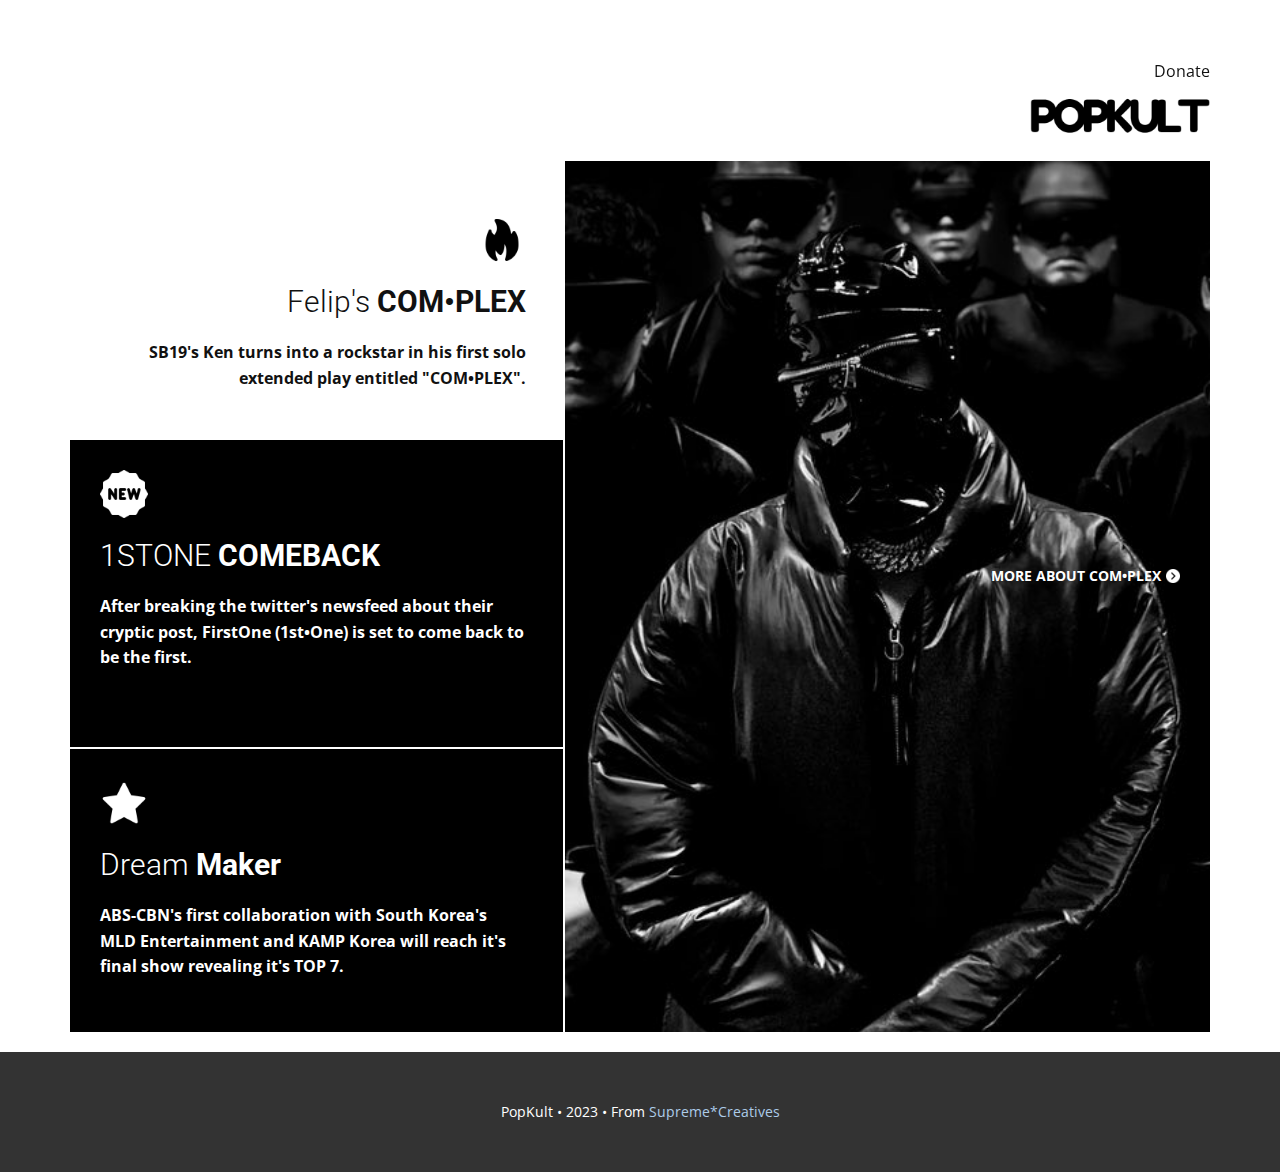
<file: index.html>
<!DOCTYPE html>
<html style="font-size: 16px;" lang="en"><head>
    <meta name="viewport" content="width=device-width, initial-scale=1.0">
    <meta charset="utf-8">
    <meta name="keywords" content="Post 6 Headline, Post 5 Headline, Post 4 Headline, Post 3 Headline, Post 2 Headline">
    <meta name="description" content="Ang tambay sa kultura ng Filipino Pop.">
    <title>PopKult</title>
    <link rel="stylesheet" href="nicepage.css" media="screen">
<link rel="stylesheet" href="Index1.css" media="screen">
    <script class="u-script" type="text/javascript" src="jquery.js" defer=""></script>
    <script class="u-script" type="text/javascript" src="nicepage.js" defer=""></script>
    <meta name="generator" content="PopKult • 2023">
    <link id="u-theme-google-font" rel="stylesheet" href="https://fonts.googleapis.com/css?family=Roboto:100,100i,300,300i,400,400i,500,500i,700,700i,900,900i|Open+Sans:300,300i,400,400i,500,500i,600,600i,700,700i,800,800i">
    
    
    <script type="application/ld+json">{
		"@context": "http://schema.org",
		"@type": "Organization",
		"name": "Site1",
		"logo": "images/ANGAS1.png"
}</script>
    <meta name="theme-color" content="#478ac9">
    <meta property="og:title" content="PopKult">
    <meta property="og:description" content="Ang tambay sa kultura ng Filipino Pop.">
    <meta property="og:type" content="website">
  </head>
  <body data-home-page="Index1.html" data-home-page-title="Index1" class="u-body u-xl-mode" data-lang="en"><header class="u-clearfix u-header u-sticky u-sticky-ab4c" id="sec-ffc1"><div class="u-clearfix u-sheet u-sheet-1">
        <nav class="u-menu u-menu-one-level u-offcanvas u-menu-1">
          <div class="menu-collapse" style="font-size: 1rem; letter-spacing: 0px;">
            <a class="u-button-style u-custom-left-right-menu-spacing u-custom-padding-bottom u-custom-top-bottom-menu-spacing u-nav-link u-text-active-palette-1-base u-text-hover-palette-2-base" href="#">
              <svg class="u-svg-link" viewBox="0 0 24 24"><use xmlns:xlink="http://www.w3.org/1999/xlink" xlink:href="#menu-hamburger"></use></svg>
              <svg class="u-svg-content" version="1.1" id="menu-hamburger" viewBox="0 0 16 16" x="0px" y="0px" xmlns:xlink="http://www.w3.org/1999/xlink" xmlns="http://www.w3.org/2000/svg"><g><rect y="1" width="16" height="2"></rect><rect y="7" width="16" height="2"></rect><rect y="13" width="16" height="2"></rect>
</g></svg>
            </a>
          </div>
          <div class="u-custom-menu u-nav-container">
            <ul class="u-nav u-unstyled u-nav-1"><li class="u-nav-item"><a class="u-button-style u-nav-link u-text-active-palette-1-base u-text-hover-palette-2-base" href="Support.html" target="_blank" style="padding: 10px 0px;">Donate</a>
</li></ul>
          </div>
          <div class="u-custom-menu u-nav-container-collapse">
            <div class="u-black u-container-style u-inner-container-layout u-opacity u-opacity-95 u-sidenav">
              <div class="u-inner-container-layout u-sidenav-overflow">
                <div class="u-menu-close"></div>
                <ul class="u-align-center u-nav u-popupmenu-items u-unstyled u-nav-2"><li class="u-nav-item"><a class="u-button-style u-nav-link" href="Support.html" target="_blank">Donate</a>
</li></ul>
              </div>
            </div>
            <div class="u-black u-menu-overlay u-opacity u-opacity-70"></div>
          </div>
        </nav>
        <a href="index.html" class="u-image u-logo u-image-1" data-image-width="500" data-image-height="250" data-animation-name="bounceIn" data-animation-duration="1000" data-animation-direction="">
          <img src="images/ANGAS1.png" class="u-logo-image u-logo-image-1">
        </a>
      </div></header>
    <section class="u-clearfix u-section-1" id="carousel_76d0">
      <div class="u-clearfix u-sheet u-sheet-1">
        <div class="u-clearfix u-expanded-width-lg u-expanded-width-md u-expanded-width-sm u-expanded-width-xl u-gutter-2 u-layout-wrap u-layout-wrap-1">
          <div class="u-layout">
            <div class="u-layout-row">
              <div class="u-size-26-xl u-size-28-lg u-size-28-md u-size-28-sm u-size-28-xs">
                <div class="u-layout-col">
                  <div class="u-align-right u-container-align-center-sm u-container-align-center-xs u-container-style u-layout-cell u-right-cell u-size-20 u-white u-layout-cell-1" data-href="Index1.html" title="Index1">
                    <div class="u-container-layout u-container-layout-1">
                      <div class="u-clearfix u-container-align-center-sm u-container-align-center-xs u-group-elements u-group-elements-1"><span class="u-align-center-sm u-align-center-xs u-file-icon u-icon u-icon-1"><img src="images/4210993.png" alt=""></span>
                        <h4 class="u-align-center-sm u-align-center-xs u-text u-text-1">Felip's&nbsp;<b>COM•PLEX</b>
                        </h4>
                        <p class="u-align-center-sm u-align-center-xs u-text u-text-2">SB19's Ken turns into a rockstar in his first solo extended play entitled "COM•PLEX".</p>
                      </div>
                    </div>
                  </div>
                  <div class="u-align-left u-black u-container-style u-layout-cell u-right-cell u-size-20 u-layout-cell-2" data-href="Index2.html" title="Index2">
                    <div class="u-container-layout u-container-layout-2"><span class="u-file-icon u-icon u-text-white u-icon-2"><img src="images/2048844-0529d58c.png" alt=""></span>
                      <h4 class="u-text u-text-3">1STONE&nbsp;<b>COMEBACK</b>
                      </h4>
                      <p class="u-text u-text-4">After breaking the twitter's newsfeed about their cryptic post,&nbsp;FirstOne (1st•One) is set to come back to be the first. </p>
                    </div>
                  </div>
                  <div class="u-align-right u-black u-container-style u-layout-cell u-right-cell u-size-20 u-layout-cell-3" data-href="Index3.html" title="Index3">
                    <div class="u-container-layout u-valign-top-xl u-container-layout-3">
                      <div class="u-clearfix u-container-align-left u-group-elements u-group-elements-2"><span class="u-align-left u-file-icon u-icon u-text-white u-icon-3"><img src="images/2893811-314549c2.png" alt=""></span>
                        <h4 class="u-align-left u-text u-text-5">Dream&nbsp;<b>Maker</b>
                        </h4>
                        <p class="u-align-left u-text u-text-6">ABS-CBN's first collaboration with South Korea's MLD Entertainment and KAMP Korea will reach it's final show revealing it's TOP 7.</p>
                      </div>
                    </div>
                  </div>
                </div>
              </div>
              <div class="u-size-32-lg u-size-32-md u-size-32-sm u-size-32-xs u-size-34-xl">
                <div class="u-layout-col">
                  <div class="u-container-style u-hidden-sm u-hidden-xs u-image u-layout-cell u-left-cell u-size-60 u-image-1" data-image-width="2048" data-image-height="1152" data-href="blog/felips-complex-will-rock-our-february.html">
                    <div class="u-container-layout u-container-layout-4">
                      <a href="Blog1.html" class="u-btn u-button-style u-none u-text-hover-palette-5-base u-text-white u-btn-1">More about COM•PLEX<span class="u-file-icon u-icon u-text-white u-icon-4"><img src="images/318476-abde9bc7.png" alt=""></span>
                      </a>
                    </div>
                  </div>
                </div>
              </div>
            </div>
          </div>
        </div>
      </div>
    </section>
    
    
    <footer class="u-align-center u-clearfix u-footer u-grey-80 u-footer" id="sec-f0c5"><div class="u-clearfix u-sheet u-sheet-1">
        <p class="u-small-text u-text u-text-variant u-text-1">PopKult • 2023 • From <a href="https://holysupreme.github.io/supremo">Supreme*Creatives</a></p>
      </div></footer>

  
</body></html>
</file>
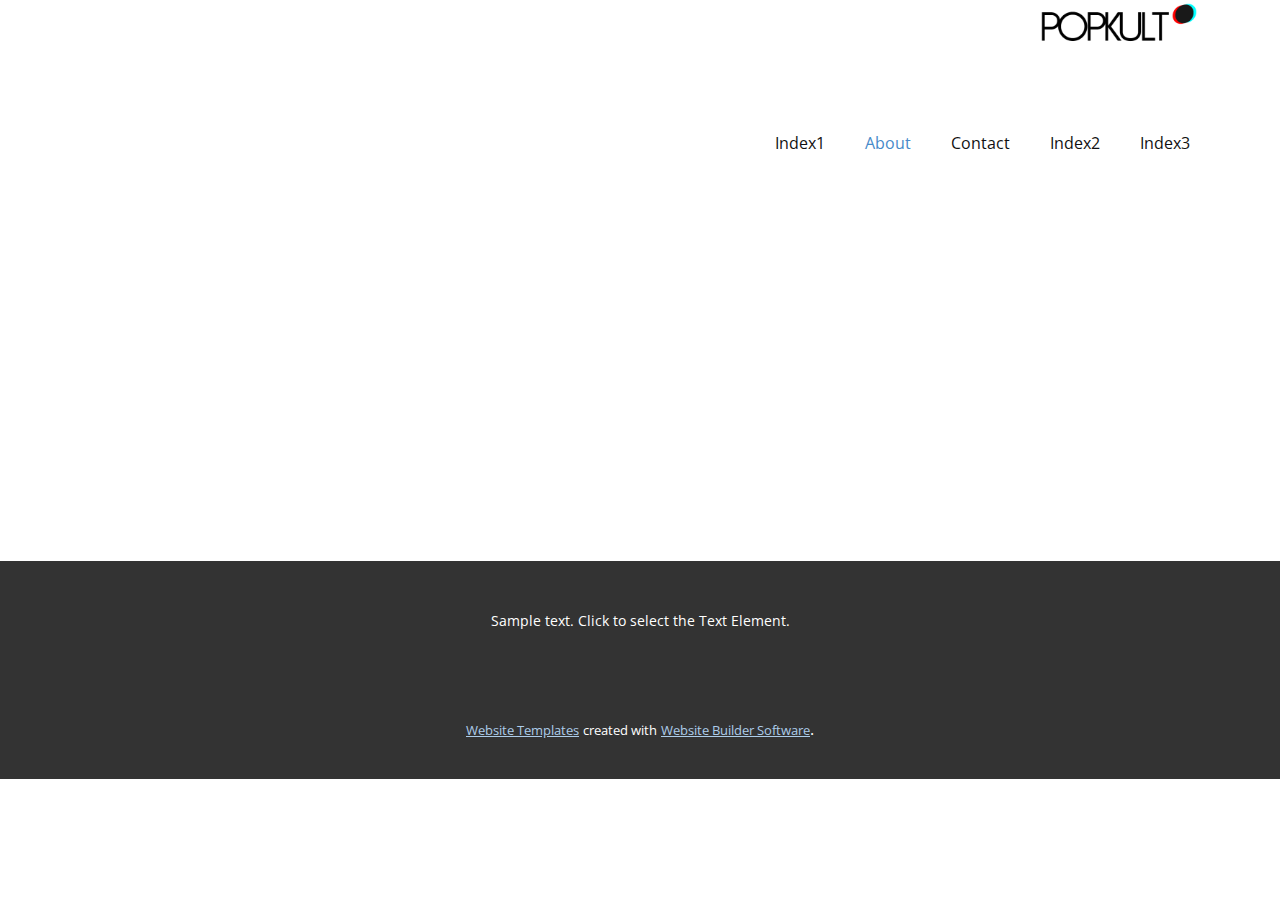
<file: About.html>
<!DOCTYPE html>
<html style="font-size: 16px;" lang="en"><head>
    <meta name="viewport" content="width=device-width, initial-scale=1.0">
    <meta charset="utf-8">
    <meta name="keywords" content="">
    <meta name="description" content="">
    <title>About</title>
    <link rel="stylesheet" href="nicepage.css" media="screen">
<link rel="stylesheet" href="About.css" media="screen">
    <script class="u-script" type="text/javascript" src="jquery.js" defer=""></script>
    <script class="u-script" type="text/javascript" src="nicepage.js" defer=""></script>
    <meta name="generator" content="Nicepage 5.3.6, nicepage.com">
    <link id="u-theme-google-font" rel="stylesheet" href="https://fonts.googleapis.com/css?family=Roboto:100,100i,300,300i,400,400i,500,500i,700,700i,900,900i|Open+Sans:300,300i,400,400i,500,500i,600,600i,700,700i,800,800i">
    
    
    <script type="application/ld+json">{
		"@context": "http://schema.org",
		"@type": "Organization",
		"name": "",
		"logo": "images/ANGAS.png"
}</script>
    <meta name="theme-color" content="#478ac9">
    <meta property="og:title" content="About">
    <meta property="og:type" content="website">
  </head>
  <body class="u-body u-xl-mode" data-lang="en"><header class="u-clearfix u-header u-header" id="sec-ffc1"><div class="u-clearfix u-sheet u-sheet-1">
        <a href="https://nicepage.com" class="u-image u-logo u-image-1" data-image-width="500" data-image-height="250">
          <img src="images/ANGAS.png" class="u-logo-image u-logo-image-1">
        </a>
        <nav class="u-menu u-menu-dropdown u-offcanvas u-menu-1">
          <div class="menu-collapse" style="font-size: 1rem; letter-spacing: 0px;">
            <a class="u-button-style u-custom-left-right-menu-spacing u-custom-padding-bottom u-custom-top-bottom-menu-spacing u-nav-link u-text-active-palette-1-base u-text-hover-palette-2-base" href="#">
              <svg class="u-svg-link" viewBox="0 0 24 24"><use xmlns:xlink="http://www.w3.org/1999/xlink" xlink:href="#menu-hamburger"></use></svg>
              <svg class="u-svg-content" version="1.1" id="menu-hamburger" viewBox="0 0 16 16" x="0px" y="0px" xmlns:xlink="http://www.w3.org/1999/xlink" xmlns="http://www.w3.org/2000/svg"><g><rect y="1" width="16" height="2"></rect><rect y="7" width="16" height="2"></rect><rect y="13" width="16" height="2"></rect>
</g></svg>
            </a>
          </div>
          <div class="u-nav-container">
            <ul class="u-nav u-unstyled u-nav-1"><li class="u-nav-item"><a class="u-button-style u-nav-link u-text-active-palette-1-base u-text-hover-palette-2-base" href="Index1.html" style="padding: 10px 20px;">Index1</a>
</li><li class="u-nav-item"><a class="u-button-style u-nav-link u-text-active-palette-1-base u-text-hover-palette-2-base" href="About.html" style="padding: 10px 20px;">About</a>
</li><li class="u-nav-item"><a class="u-button-style u-nav-link u-text-active-palette-1-base u-text-hover-palette-2-base" href="Contact.html" style="padding: 10px 20px;">Contact</a>
</li><li class="u-nav-item"><a class="u-button-style u-nav-link u-text-active-palette-1-base u-text-hover-palette-2-base" href="Index2.html" style="padding: 10px 20px;">Index2</a>
</li><li class="u-nav-item"><a class="u-button-style u-nav-link u-text-active-palette-1-base u-text-hover-palette-2-base" href="Index3.html" style="padding: 10px 20px;">Index3</a>
</li></ul>
          </div>
          <div class="u-nav-container-collapse">
            <div class="u-black u-container-style u-inner-container-layout u-opacity u-opacity-95 u-sidenav">
              <div class="u-inner-container-layout u-sidenav-overflow">
                <div class="u-menu-close"></div>
                <ul class="u-align-center u-nav u-popupmenu-items u-unstyled u-nav-2"><li class="u-nav-item"><a class="u-button-style u-nav-link" href="Index1.html">Index1</a>
</li><li class="u-nav-item"><a class="u-button-style u-nav-link" href="About.html">About</a>
</li><li class="u-nav-item"><a class="u-button-style u-nav-link" href="Contact.html">Contact</a>
</li><li class="u-nav-item"><a class="u-button-style u-nav-link" href="Index2.html">Index2</a>
</li><li class="u-nav-item"><a class="u-button-style u-nav-link" href="Index3.html">Index3</a>
</li></ul>
              </div>
            </div>
            <div class="u-black u-menu-overlay u-opacity u-opacity-70"></div>
          </div>
        </nav>
      </div></header>
    <section class="u-clearfix u-section-1" id="sec-b3b0">
      <div class="u-clearfix u-sheet u-sheet-1"></div>
    </section>
    
    
    <footer class="u-align-center u-clearfix u-footer u-grey-80 u-footer" id="sec-f0c5"><div class="u-clearfix u-sheet u-sheet-1">
        <p class="u-small-text u-text u-text-variant u-text-1">Sample text. Click to select the Text Element.</p>
      </div></footer>
    <section class="u-backlink u-clearfix u-grey-80">
      <a class="u-link" href="https://nicepage.com/website-templates" target="_blank">
        <span>Website Templates</span>
      </a>
      <p class="u-text">
        <span>created with</span>
      </p>
      <a class="u-link" href="" target="_blank">
        <span>Website Builder Software</span>
      </a>. 
    </section>
  
</body></html>
</file>
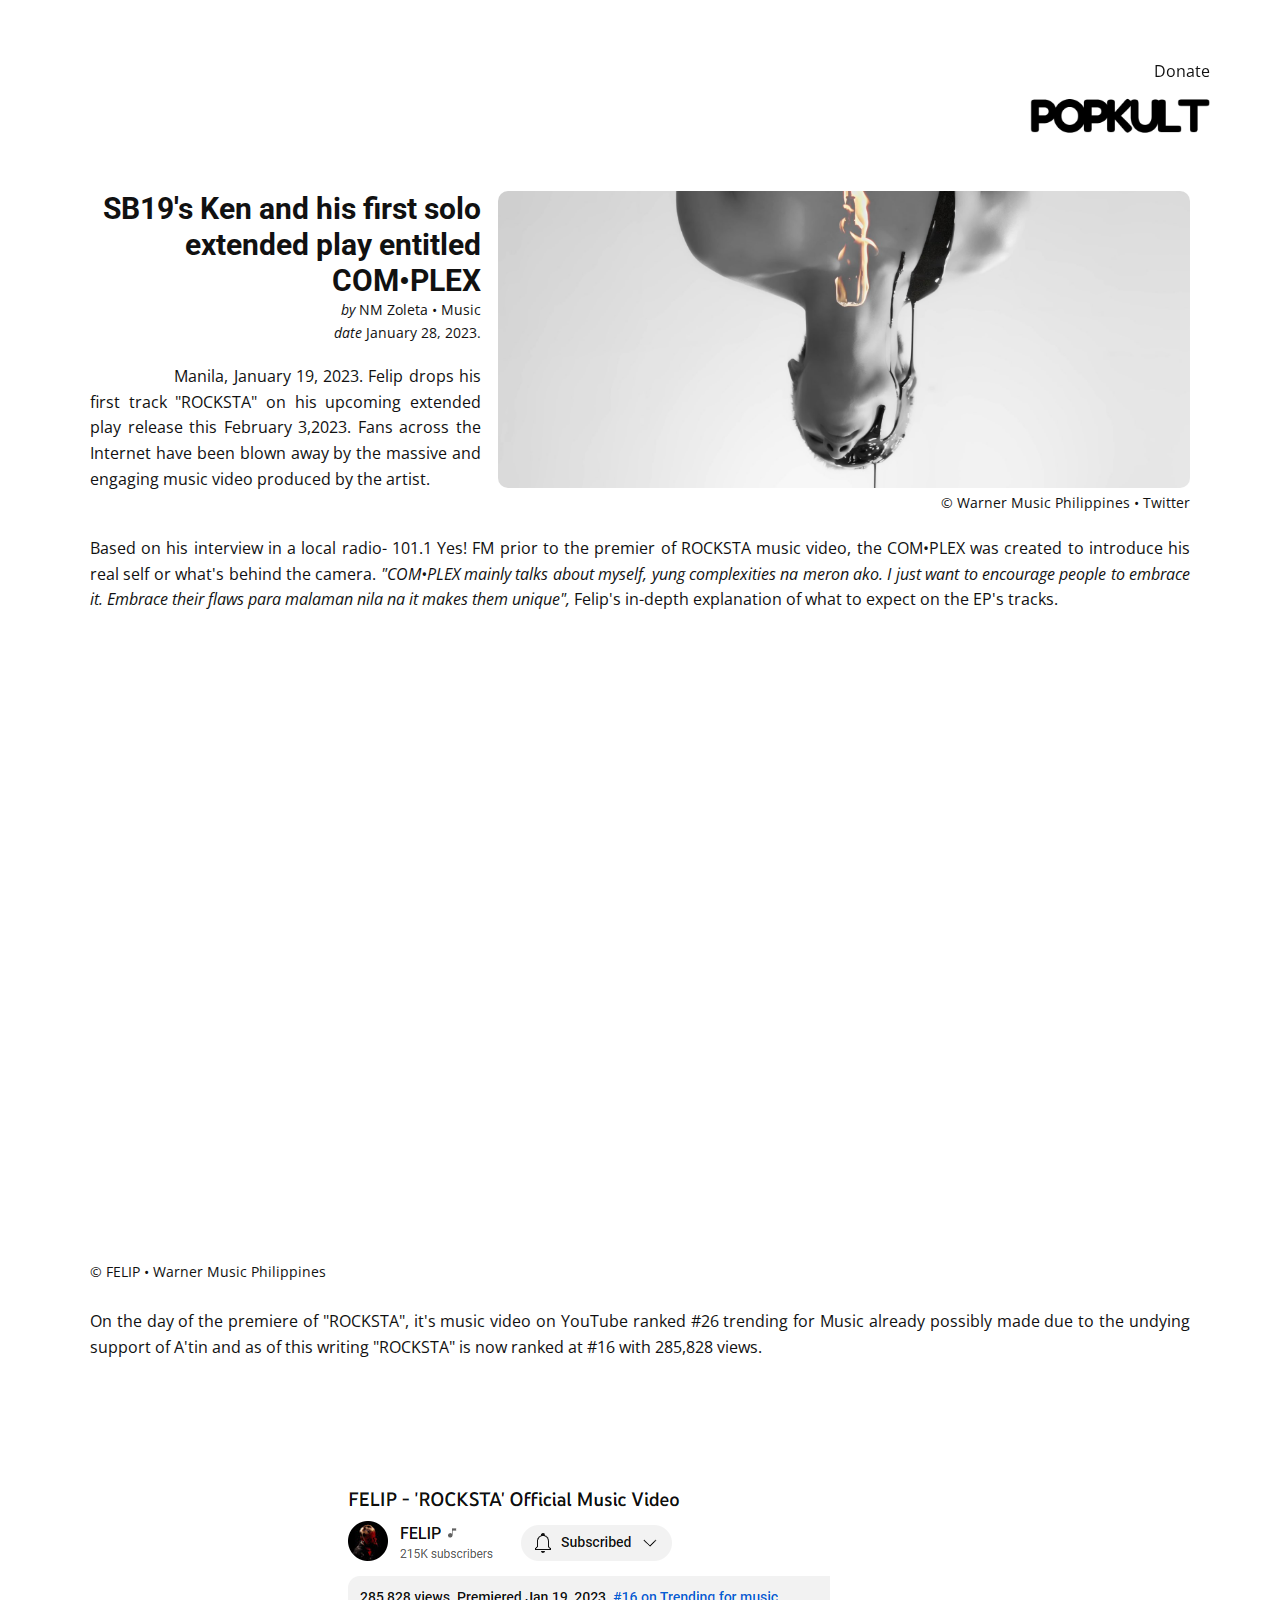
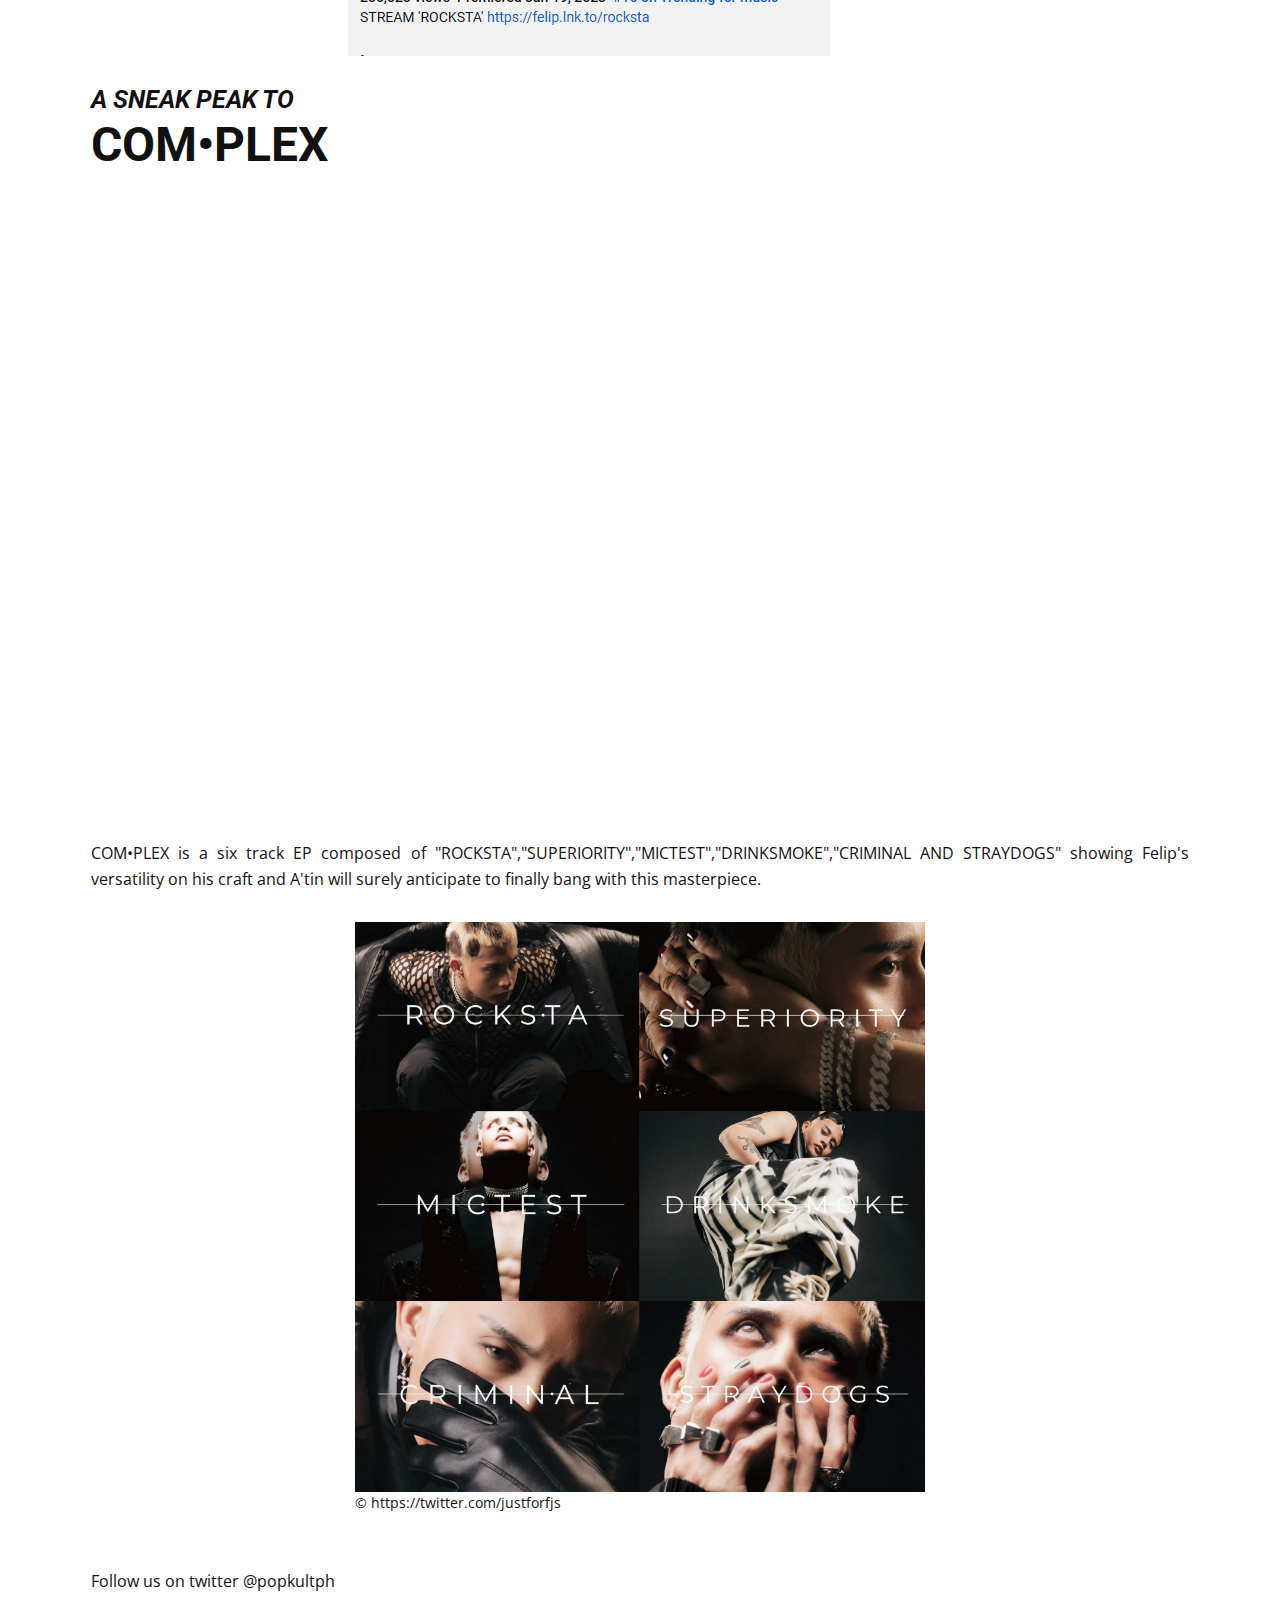
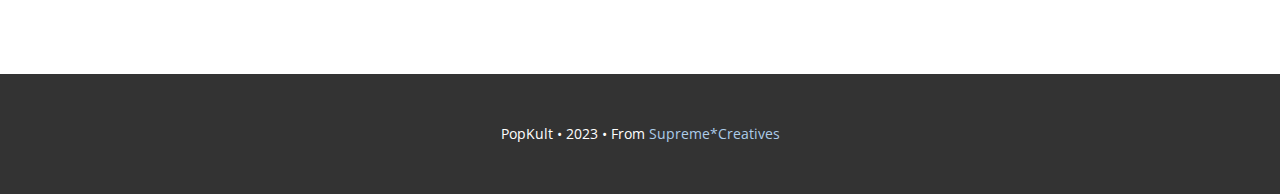
<file: Blog1.html>
<!DOCTYPE html>
<html style="font-size: 16px;" lang="en"><head>
    <meta name="viewport" content="width=device-width, initial-scale=1.0">
    <meta charset="utf-8">
    <meta name="keywords" content="P-POP, POP, SB19, OPM, HIPHOP, ROCKSTA">
    <meta name="description" content="SB19'S Ken will drop it's first solo extended play entitled COM•PLEX this February 3, 2023.">
    <title>Felip's first solo EP: COM•PLEX</title>
    <link rel="stylesheet" href="nicepage.css" media="screen">
<link rel="stylesheet" href="Blog1.css" media="screen">
    <script class="u-script" type="text/javascript" src="jquery.js" defer=""></script>
    <script class="u-script" type="text/javascript" src="nicepage.js" defer=""></script>
    <meta name="generator" content="PopKult • 2023">
    <meta property="og:title" content="Felip's EP and what to expect">
    <meta property="og:description" content="SB19's Ken will drop fresh EP this February 3">
    <meta property="og:image" content="images/Fm1bHR4akAII8WE.jpg">
    <link id="u-theme-google-font" rel="stylesheet" href="https://fonts.googleapis.com/css?family=Roboto:100,100i,300,300i,400,400i,500,500i,700,700i,900,900i|Open+Sans:300,300i,400,400i,500,500i,600,600i,700,700i,800,800i">
    
    
    
    <script type="application/ld+json">{
		"@context": "http://schema.org",
		"@type": "Organization",
		"name": "Site1",
		"logo": "images/ANGAS1.png"
}</script>
    <meta name="theme-color" content="#478ac9">
    <meta property="og:type" content="website">
  </head>
  <body class="u-body u-xl-mode" data-lang="en"><header class="u-clearfix u-header u-sticky u-sticky-ab4c" id="sec-ffc1"><div class="u-clearfix u-sheet u-sheet-1">
        <nav class="u-menu u-menu-one-level u-offcanvas u-menu-1">
          <div class="menu-collapse" style="font-size: 1rem; letter-spacing: 0px;">
            <a class="u-button-style u-custom-left-right-menu-spacing u-custom-padding-bottom u-custom-top-bottom-menu-spacing u-nav-link u-text-active-palette-1-base u-text-hover-palette-2-base" href="#">
              <svg class="u-svg-link" viewBox="0 0 24 24"><use xmlns:xlink="http://www.w3.org/1999/xlink" xlink:href="#menu-hamburger"></use></svg>
              <svg class="u-svg-content" version="1.1" id="menu-hamburger" viewBox="0 0 16 16" x="0px" y="0px" xmlns:xlink="http://www.w3.org/1999/xlink" xmlns="http://www.w3.org/2000/svg"><g><rect y="1" width="16" height="2"></rect><rect y="7" width="16" height="2"></rect><rect y="13" width="16" height="2"></rect>
</g></svg>
            </a>
          </div>
          <div class="u-custom-menu u-nav-container">
            <ul class="u-nav u-unstyled u-nav-1"><li class="u-nav-item"><a class="u-button-style u-nav-link u-text-active-palette-1-base u-text-hover-palette-2-base" href="Support.html" target="_blank" style="padding: 10px 0px;">Donate</a>
</li></ul>
          </div>
          <div class="u-custom-menu u-nav-container-collapse">
            <div class="u-black u-container-style u-inner-container-layout u-opacity u-opacity-95 u-sidenav">
              <div class="u-inner-container-layout u-sidenav-overflow">
                <div class="u-menu-close"></div>
                <ul class="u-align-center u-nav u-popupmenu-items u-unstyled u-nav-2"><li class="u-nav-item"><a class="u-button-style u-nav-link" href="Support.html" target="_blank">Donate</a>
</li></ul>
              </div>
            </div>
            <div class="u-black u-menu-overlay u-opacity u-opacity-70"></div>
          </div>
        </nav>
        <a href="index.html" class="u-image u-logo u-image-1" data-image-width="500" data-image-height="250" data-animation-name="bounceIn" data-animation-duration="1000" data-animation-direction="">
          <img src="images/ANGAS1.png" class="u-logo-image u-logo-image-1">
        </a>
      </div></header>
    <section class="u-clearfix u-section-1" id="sec-2c6c">
      <div class="u-clearfix u-sheet u-sheet-1">
        <div class="u-clearfix u-group-elements u-valign-top-md u-group-elements-1">
          <img class="u-expanded-width-lg u-expanded-width-md u-expanded-width-xs u-image u-image-round u-radius-10 u-image-1" src="images/Fm1bHRtaMAIwMOQ.jpg" alt="" data-image-width="2048" data-image-height="1152">
          <p class="u-align-center-xs u-align-right-lg u-align-right-md u-align-right-sm u-align-right-xl u-small-text u-text u-text-variant u-text-1">© Warner Music Philippines • Twitter</p>
        </div>
        <div class="u-clearfix u-container-align-left-sm u-group-elements u-group-elements-2">
          <h3 class="u-align-left-sm u-align-left-xs u-align-right-lg u-align-right-md u-align-right-xl u-text u-text-2">SB19's Ken and his first solo extended play entitled COM•PLEX</h3>
          <p class="u-align-left-sm u-align-left-xs u-align-right-lg u-align-right-md u-align-right-xl u-small-text u-text u-text-variant u-text-3">
            <span style="font-style: italic;">by</span> NM Zoleta • Music
          </p>
          <p class="u-align-left-sm u-align-left-xs u-align-right-lg u-align-right-md u-align-right-xl u-small-text u-text u-text-variant u-text-4">
            <span style="font-style: italic;">date</span> January 28, 2023.
          </p>
        </div>
        <p class="u-align-justify u-text u-text-5">&nbsp; &nbsp; &nbsp; &nbsp; &nbsp; &nbsp; &nbsp; &nbsp; Manila, January 19, 2023. Felip drops his first track "ROCKSTA" on his upcoming extended play release this February 3,2023. Fans across the Internet have been blown away by the massive and engaging music video produced by the artist.<br>
        </p>
        <p class="u-align-justify u-text u-text-6">Based on his interview in a local radio- 101.1 Yes! FM prior to the premier of ROCKSTA music video, the COM•PLEX was created to introduce his real self or what's behind the camera. <span style="font-style: italic;">"COM•PLEX mainly talks about myself, yung complexities na meron ako. I just want to encourage people to embrace it. Embrace their flaws para malaman nila na it makes them unique", <span style="font-style: normal;">Felip's in-depth explanation of what to expect on the EP's tracks.</span>
          </span>
          <br>
        </p>
        <div class="u-align-center u-clearfix u-expanded-width-sm u-expanded-width-xs u-group-elements u-group-elements-3">
          <div class="u-expanded-width u-video u-video-contain u-video-1">
            <div class="embed-responsive embed-responsive-1">
              <iframe style="position: absolute;top: 0;left: 0;width: 100%;height: 100%;" class="embed-responsive-item" src="https://www.youtube.com/embed/DkVLBij5wM8?mute=0&amp;showinfo=0&amp;controls=0&amp;start=0" frameborder="0" allowfullscreen=""></iframe>
            </div>
          </div>
          <p class="u-align-left u-small-text u-text u-text-variant u-text-7">© FELIP • Warner Music Philippines&nbsp;</p>
        </div>
        <p class="u-align-justify u-text u-text-8"> On the day of the premiere of "ROCKSTA", it's music video on YouTube ranked #26 trending for Music already possibly made due to the undying support of A'tin and as of this writing "ROCKSTA" is now ranked at #16 with 285,828 views.<br>
        </p>
        <img class="u-image u-image-default u-image-2" src="images/image.png" alt="" data-image-width="488" data-image-height="183">
      </div>
    </section>
    <section class="u-clearfix u-section-2" id="sec-c113">
      <div class="u-clearfix u-sheet u-sheet-1">
        <h3 class="u-align-left u-text u-text-1">
          <span style="font-style: italic; font-size: 1.5625rem;">A SNEAK PEAK TO</span>
          <br>
          <span style="font-size: 3rem;">COM•PLEX</span>
        </h3>
        <div class="u-video u-video-contain u-video-1">
          <div class="embed-responsive embed-responsive-1">
            <iframe style="position: absolute;top: 0;left: 0;width: 100%;height: 100%;" class="embed-responsive-item" src="https://www.youtube.com/embed/ufq4rc6UzVM?mute=0&amp;showinfo=0&amp;controls=0&amp;start=0" frameborder="0" allowfullscreen=""></iframe>
          </div>
        </div>
        <p class="u-align-justify u-text u-text-2">COM•PLEX is a six track EP composed of "ROCKSTA","SUPERIORITY","MICTEST","DRINKSMOKE","CRIMINAL AND STRAYDOGS" showing Felip's versatility on his craft and&nbsp;A'tin will surely anticipate to finally bang with this masterpiece.</p>
        <img class="u-image u-image-default u-preserve-proportions u-image-1" src="images/image1.png" alt="" data-image-width="2048" data-image-height="2048">
        <p class="u-align-left u-small-text u-text u-text-variant u-text-3">© ​https://twitter.com/​justforfjs</p>
        <p class="u-align-justify u-text u-text-4">Follow us on twitter&nbsp;@popkultph</p>
      </div>
    </section>
    
    
    <footer class="u-align-center u-clearfix u-footer u-grey-80 u-footer" id="sec-f0c5"><div class="u-clearfix u-sheet u-sheet-1">
        <p class="u-small-text u-text u-text-variant u-text-1">PopKult • 2023 • From <a href="https://holysupreme.github.io/supremo">Supreme*Creatives</a></p>
      </div></footer>

  
</body></html>
</file>
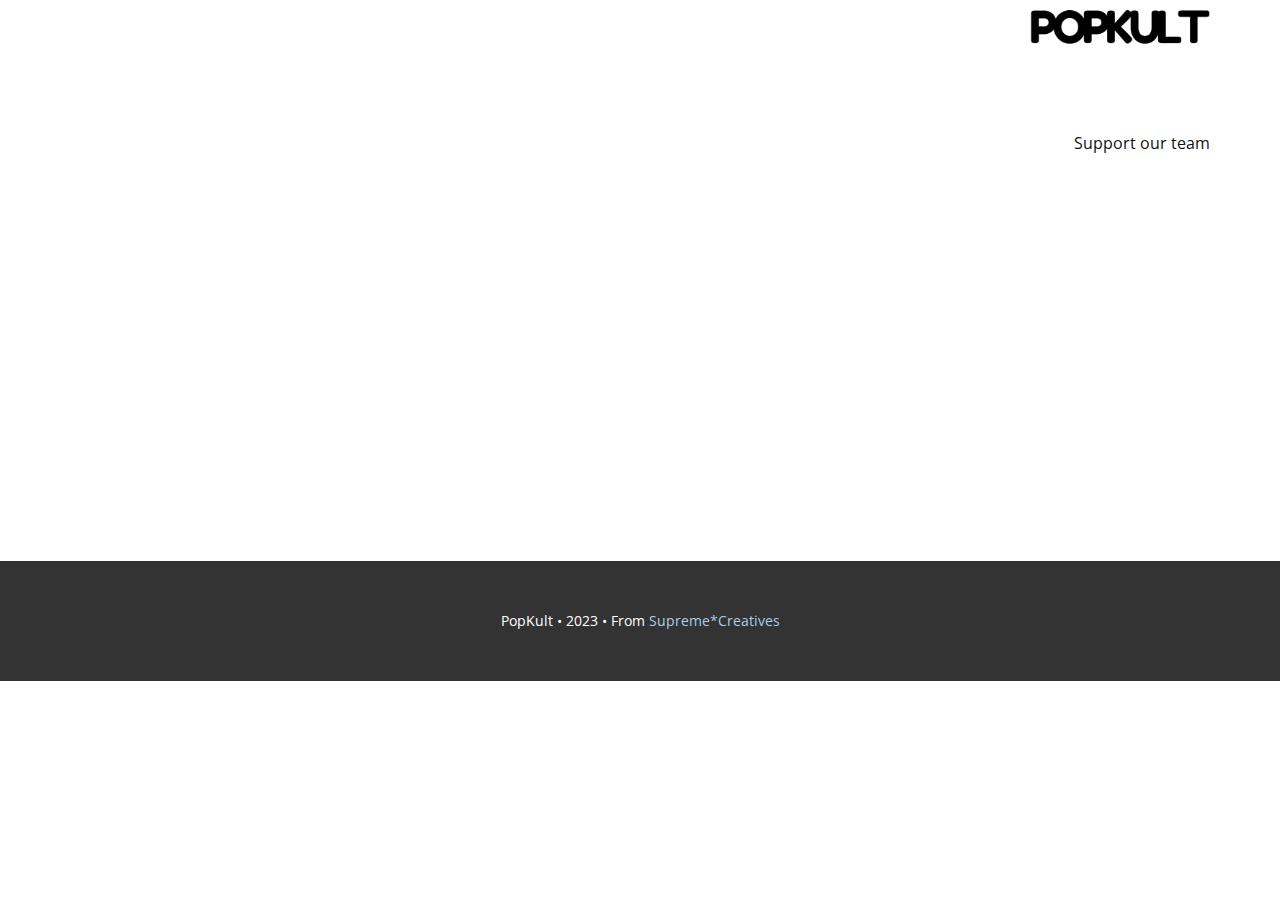
<file: Contact.html>
<!DOCTYPE html>
<html style="font-size: 16px;" lang="en"><head>
    <meta name="viewport" content="width=device-width, initial-scale=1.0">
    <meta charset="utf-8">
    <meta name="keywords" content="">
    <meta name="description" content="">
    <title>Contact</title>
    <link rel="stylesheet" href="nicepage.css" media="screen">
<link rel="stylesheet" href="Contact.css" media="screen">
    <script class="u-script" type="text/javascript" src="jquery.js" defer=""></script>
    <script class="u-script" type="text/javascript" src="nicepage.js" defer=""></script>
    <meta name="generator" content="PopKult • 2023">
    <link id="u-theme-google-font" rel="stylesheet" href="https://fonts.googleapis.com/css?family=Roboto:100,100i,300,300i,400,400i,500,500i,700,700i,900,900i|Open+Sans:300,300i,400,400i,500,500i,600,600i,700,700i,800,800i">
    
    
    <script type="application/ld+json">{
		"@context": "http://schema.org",
		"@type": "Organization",
		"name": "Site1",
		"logo": "images/ANGAS1.png"
}</script>
    <meta name="theme-color" content="#478ac9">
    <meta property="og:title" content="Contact">
    <meta property="og:description" content="">
    <meta property="og:type" content="website">
  </head>
  <body class="u-body u-xl-mode" data-lang="en"><header class="u-clearfix u-header u-sticky u-sticky-ab4c" id="sec-ffc1"><div class="u-clearfix u-sheet u-sheet-1">
        <a href="index.html" class="u-image u-logo u-image-1" data-image-width="500" data-image-height="250" data-animation-name="bounceIn" data-animation-duration="1000" data-animation-direction="">
          <img src="images/ANGAS1.png" class="u-logo-image u-logo-image-1">
        </a>
        <nav class="u-menu u-menu-one-level u-offcanvas u-menu-1">
          <div class="menu-collapse" style="font-size: 1rem; letter-spacing: 0px;">
            <a class="u-button-style u-custom-left-right-menu-spacing u-custom-padding-bottom u-custom-top-bottom-menu-spacing u-nav-link u-text-active-palette-1-base u-text-hover-palette-2-base" href="#">
              <svg class="u-svg-link" viewBox="0 0 24 24"><use xmlns:xlink="http://www.w3.org/1999/xlink" xlink:href="#menu-hamburger"></use></svg>
              <svg class="u-svg-content" version="1.1" id="menu-hamburger" viewBox="0 0 16 16" x="0px" y="0px" xmlns:xlink="http://www.w3.org/1999/xlink" xmlns="http://www.w3.org/2000/svg"><g><rect y="1" width="16" height="2"></rect><rect y="7" width="16" height="2"></rect><rect y="13" width="16" height="2"></rect>
</g></svg>
            </a>
          </div>
          <div class="u-custom-menu u-nav-container">
            <ul class="u-nav u-unstyled u-nav-1"><li class="u-nav-item"><a class="u-button-style u-nav-link u-text-active-palette-1-base u-text-hover-palette-2-base" href="Support.html" style="padding: 10px 0px;">Support our team</a>
</li></ul>
          </div>
          <div class="u-custom-menu u-nav-container-collapse">
            <div class="u-black u-container-style u-inner-container-layout u-opacity u-opacity-95 u-sidenav">
              <div class="u-inner-container-layout u-sidenav-overflow">
                <div class="u-menu-close"></div>
                <ul class="u-align-center u-nav u-popupmenu-items u-unstyled u-nav-2"><li class="u-nav-item"><a class="u-button-style u-nav-link" href="Support.html">Support our team</a>
</li></ul>
              </div>
            </div>
            <div class="u-black u-menu-overlay u-opacity u-opacity-70"></div>
          </div>
        </nav>
      </div></header>
    <section class="u-clearfix u-section-1" id="sec-02f2">
      <div class="u-clearfix u-sheet u-sheet-1"></div>
    </section>
    
    
    <footer class="u-align-center u-clearfix u-footer u-grey-80 u-footer" id="sec-f0c5"><div class="u-clearfix u-sheet u-sheet-1">
        <p class="u-small-text u-text u-text-variant u-text-1">PopKult • 2023 • From <a href="https://holysupreme.github.io/supremo">Supreme*Creatives</a></p>
      </div></footer>

  
</body></html>
</file>
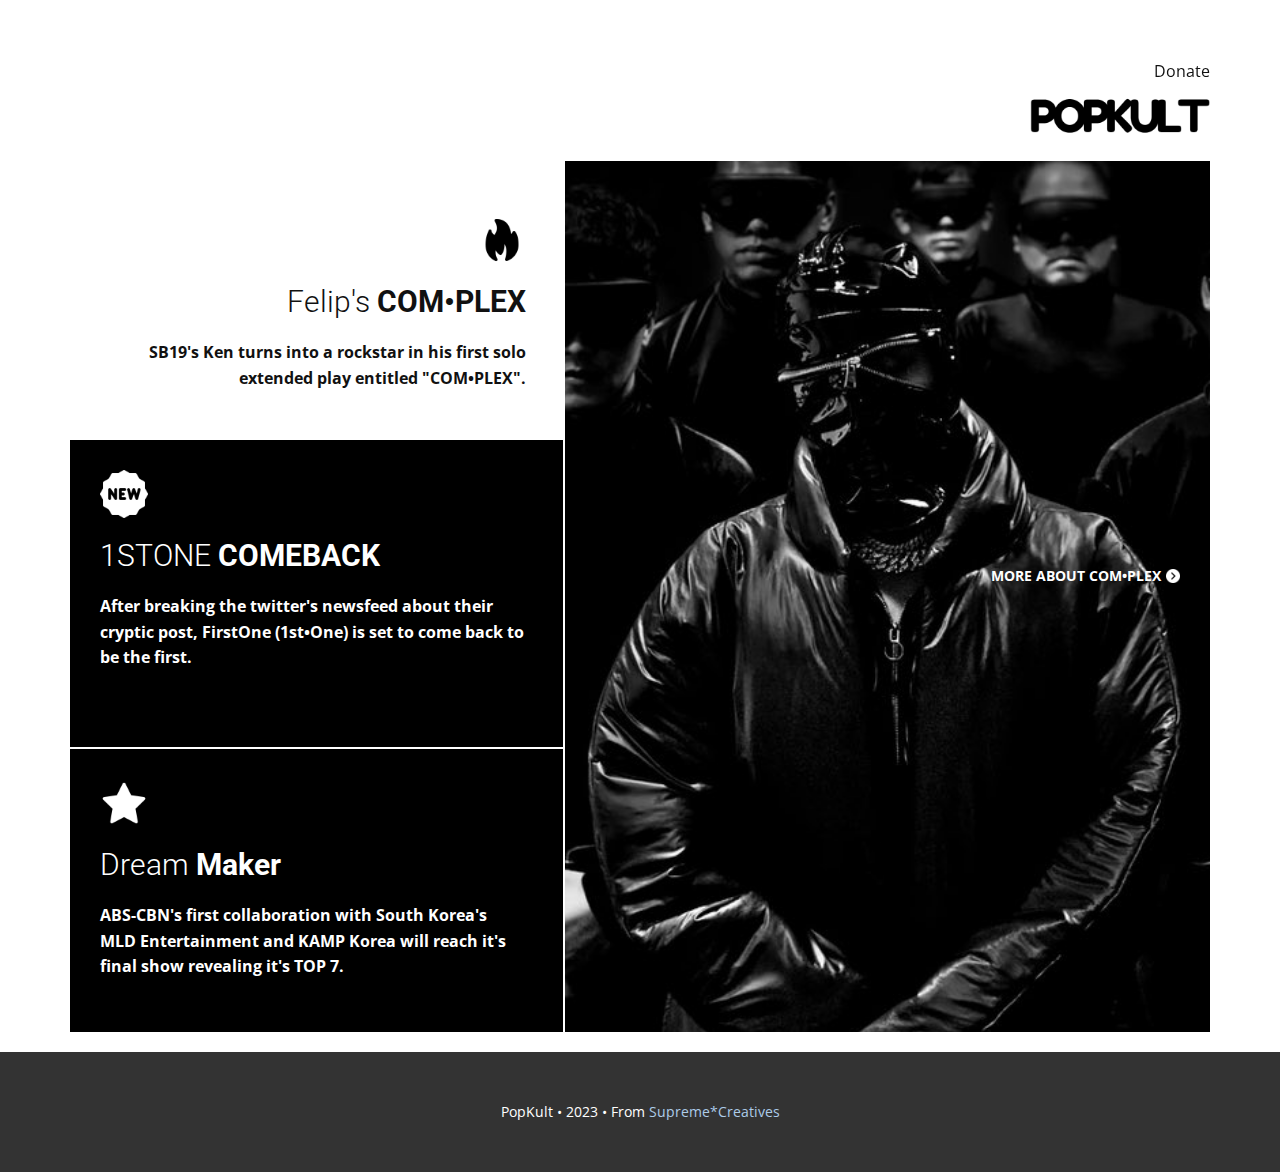
<file: Index1.html>
<!DOCTYPE html>
<html style="font-size: 16px;" lang="en"><head>
    <meta name="viewport" content="width=device-width, initial-scale=1.0">
    <meta charset="utf-8">
    <meta name="keywords" content="Post 6 Headline, Post 5 Headline, Post 4 Headline, Post 3 Headline, Post 2 Headline">
    <meta name="description" content="Ang tambay sa kultura ng Filipino Pop.">
    <title>PopKult</title>
    <link rel="stylesheet" href="nicepage.css" media="screen">
<link rel="stylesheet" href="Index1.css" media="screen">
    <script class="u-script" type="text/javascript" src="jquery.js" defer=""></script>
    <script class="u-script" type="text/javascript" src="nicepage.js" defer=""></script>
    <meta name="generator" content="PopKult • 2023">
    <link id="u-theme-google-font" rel="stylesheet" href="https://fonts.googleapis.com/css?family=Roboto:100,100i,300,300i,400,400i,500,500i,700,700i,900,900i|Open+Sans:300,300i,400,400i,500,500i,600,600i,700,700i,800,800i">
    
    
    <script type="application/ld+json">{
		"@context": "http://schema.org",
		"@type": "Organization",
		"name": "Site1",
		"logo": "images/ANGAS1.png"
}</script>
    <meta name="theme-color" content="#478ac9">
    <meta property="og:title" content="PopKult">
    <meta property="og:description" content="Ang tambay sa kultura ng Filipino Pop.">
    <meta property="og:type" content="website">
  </head>
  <body class="u-body u-xl-mode" data-lang="en"><header class="u-clearfix u-header u-sticky u-sticky-ab4c" id="sec-ffc1"><div class="u-clearfix u-sheet u-sheet-1">
        <nav class="u-menu u-menu-one-level u-offcanvas u-menu-1">
          <div class="menu-collapse" style="font-size: 1rem; letter-spacing: 0px;">
            <a class="u-button-style u-custom-left-right-menu-spacing u-custom-padding-bottom u-custom-top-bottom-menu-spacing u-nav-link u-text-active-palette-1-base u-text-hover-palette-2-base" href="#">
              <svg class="u-svg-link" viewBox="0 0 24 24"><use xmlns:xlink="http://www.w3.org/1999/xlink" xlink:href="#menu-hamburger"></use></svg>
              <svg class="u-svg-content" version="1.1" id="menu-hamburger" viewBox="0 0 16 16" x="0px" y="0px" xmlns:xlink="http://www.w3.org/1999/xlink" xmlns="http://www.w3.org/2000/svg"><g><rect y="1" width="16" height="2"></rect><rect y="7" width="16" height="2"></rect><rect y="13" width="16" height="2"></rect>
</g></svg>
            </a>
          </div>
          <div class="u-custom-menu u-nav-container">
            <ul class="u-nav u-unstyled u-nav-1"><li class="u-nav-item"><a class="u-button-style u-nav-link u-text-active-palette-1-base u-text-hover-palette-2-base" href="Support.html" target="_blank" style="padding: 10px 0px;">Donate</a>
</li></ul>
          </div>
          <div class="u-custom-menu u-nav-container-collapse">
            <div class="u-black u-container-style u-inner-container-layout u-opacity u-opacity-95 u-sidenav">
              <div class="u-inner-container-layout u-sidenav-overflow">
                <div class="u-menu-close"></div>
                <ul class="u-align-center u-nav u-popupmenu-items u-unstyled u-nav-2"><li class="u-nav-item"><a class="u-button-style u-nav-link" href="Support.html" target="_blank">Donate</a>
</li></ul>
              </div>
            </div>
            <div class="u-black u-menu-overlay u-opacity u-opacity-70"></div>
          </div>
        </nav>
        <a href="index.html" class="u-image u-logo u-image-1" data-image-width="500" data-image-height="250" data-animation-name="bounceIn" data-animation-duration="1000" data-animation-direction="">
          <img src="images/ANGAS1.png" class="u-logo-image u-logo-image-1">
        </a>
      </div></header>
    <section class="u-clearfix u-section-1" id="carousel_76d0">
      <div class="u-clearfix u-sheet u-sheet-1">
        <div class="u-clearfix u-expanded-width-lg u-expanded-width-md u-expanded-width-sm u-expanded-width-xl u-gutter-2 u-layout-wrap u-layout-wrap-1">
          <div class="u-layout">
            <div class="u-layout-row">
              <div class="u-size-26-xl u-size-28-lg u-size-28-md u-size-28-sm u-size-28-xs">
                <div class="u-layout-col">
                  <div class="u-align-right u-container-align-center-sm u-container-align-center-xs u-container-style u-layout-cell u-right-cell u-size-20 u-white u-layout-cell-1" data-href="Index1.html" title="Index1">
                    <div class="u-container-layout u-container-layout-1">
                      <div class="u-clearfix u-container-align-center-sm u-container-align-center-xs u-group-elements u-group-elements-1"><span class="u-align-center-sm u-align-center-xs u-file-icon u-icon u-icon-1"><img src="images/4210993.png" alt=""></span>
                        <h4 class="u-align-center-sm u-align-center-xs u-text u-text-1">Felip's&nbsp;<b>COM•PLEX</b>
                        </h4>
                        <p class="u-align-center-sm u-align-center-xs u-text u-text-2">SB19's Ken turns into a rockstar in his first solo extended play entitled "COM•PLEX".</p>
                      </div>
                    </div>
                  </div>
                  <div class="u-align-left u-black u-container-style u-layout-cell u-right-cell u-size-20 u-layout-cell-2" data-href="Index2.html" title="Index2">
                    <div class="u-container-layout u-container-layout-2"><span class="u-file-icon u-icon u-text-white u-icon-2"><img src="images/2048844-0529d58c.png" alt=""></span>
                      <h4 class="u-text u-text-3">1STONE&nbsp;<b>COMEBACK</b>
                      </h4>
                      <p class="u-text u-text-4">After breaking the twitter's newsfeed about their cryptic post,&nbsp;FirstOne (1st•One) is set to come back to be the first. </p>
                    </div>
                  </div>
                  <div class="u-align-right u-black u-container-style u-layout-cell u-right-cell u-size-20 u-layout-cell-3" data-href="Index3.html" title="Index3">
                    <div class="u-container-layout u-valign-top-xl u-container-layout-3">
                      <div class="u-clearfix u-container-align-left u-group-elements u-group-elements-2"><span class="u-align-left u-file-icon u-icon u-text-white u-icon-3"><img src="images/2893811-314549c2.png" alt=""></span>
                        <h4 class="u-align-left u-text u-text-5">Dream&nbsp;<b>Maker</b>
                        </h4>
                        <p class="u-align-left u-text u-text-6">ABS-CBN's first collaboration with South Korea's MLD Entertainment and KAMP Korea will reach it's final show revealing it's TOP 7.</p>
                      </div>
                    </div>
                  </div>
                </div>
              </div>
              <div class="u-size-32-lg u-size-32-md u-size-32-sm u-size-32-xs u-size-34-xl">
                <div class="u-layout-col">
                  <div class="u-container-style u-hidden-sm u-hidden-xs u-image u-layout-cell u-left-cell u-size-60 u-image-1" data-image-width="2048" data-image-height="1152" data-href="blog/felips-complex-will-rock-our-february.html">
                    <div class="u-container-layout u-container-layout-4">
                      <a href="Blog1.html" class="u-btn u-button-style u-none u-text-hover-palette-5-base u-text-white u-btn-1">More about COM•PLEX<span class="u-file-icon u-icon u-text-white u-icon-4"><img src="images/318476-abde9bc7.png" alt=""></span>
                      </a>
                    </div>
                  </div>
                </div>
              </div>
            </div>
          </div>
        </div>
      </div>
    </section>
    
    
       <footer class="u-align-center u-clearfix u-footer u-grey-80 u-footer" id="sec-f0c5"><div class="u-clearfix u-sheet u-sheet-1">
        <p class="u-small-text u-text u-text-variant u-text-1">PopKult • 2023 • From <a href="https://holysupreme.github.io/supremo">Supreme*Creatives</a></p>
      </div></footer>


  
</body></html>
</file>
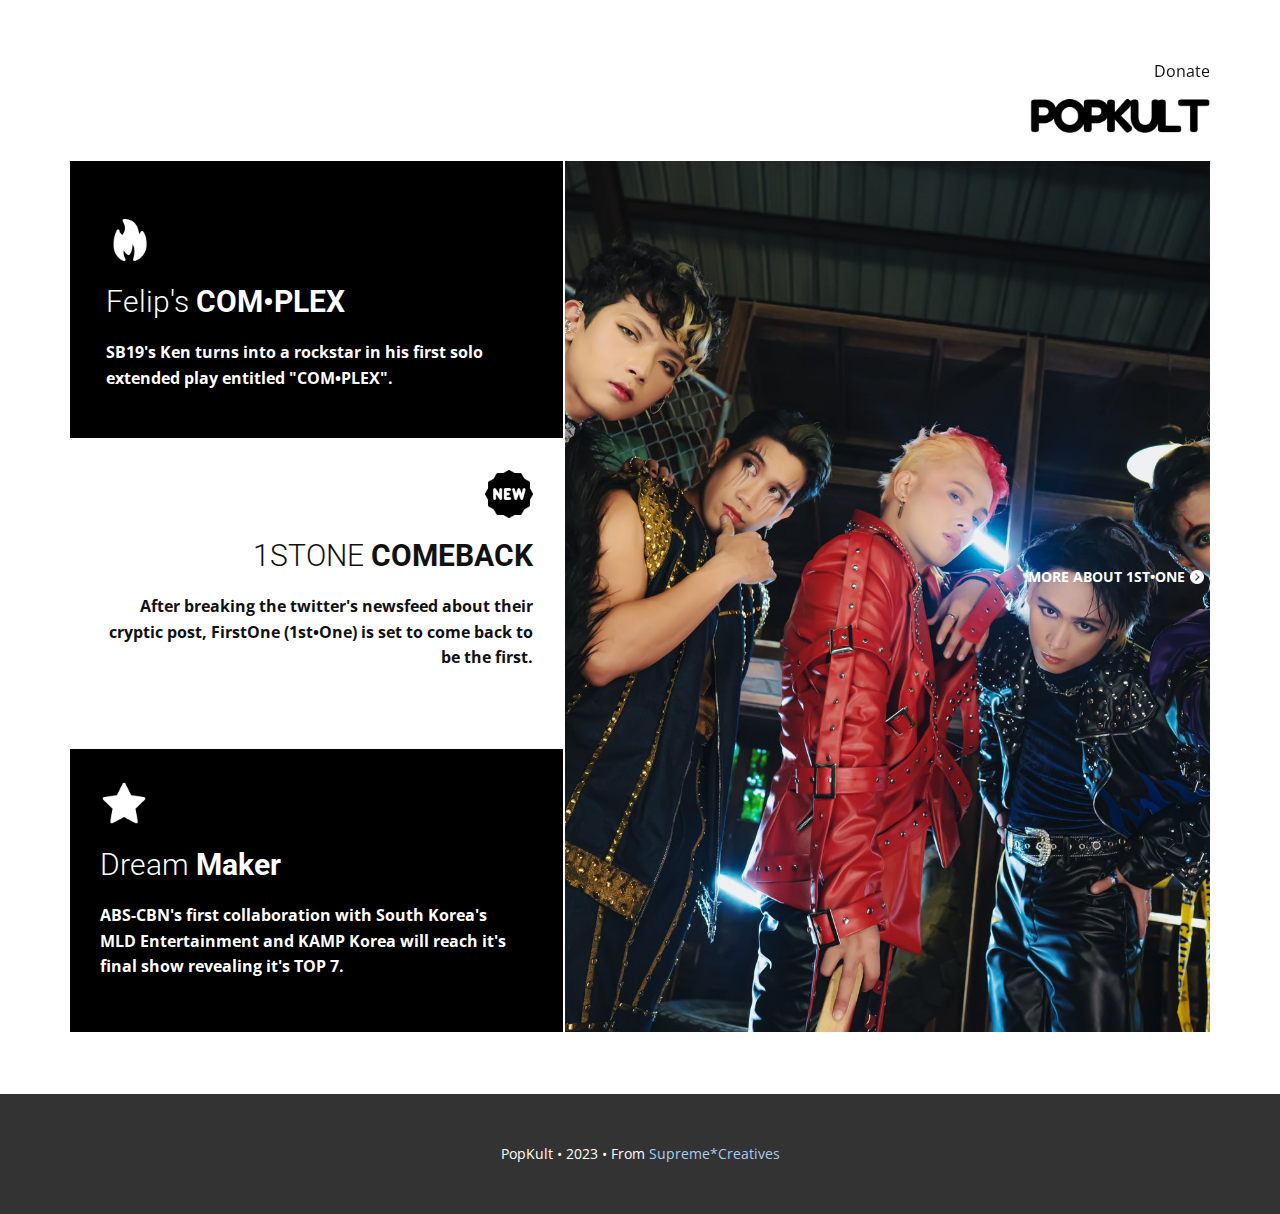
<file: Index2.html>
<!DOCTYPE html>
<html style="font-size: 16px;" lang="en"><head>
    <meta name="viewport" content="width=device-width, initial-scale=1.0">
    <meta charset="utf-8">
    <meta name="keywords" content="Post 6 Headline, Post 5 Headline, Post 4 Headline, Post 3 Headline, Post 2 Headline">
    <meta name="description" content="Ang tambay sa kultura ng Filipino Pop.">
    <title>PopKult</title>
    <link rel="stylesheet" href="nicepage.css" media="screen">
<link rel="stylesheet" href="Index2.css" media="screen">
    <script class="u-script" type="text/javascript" src="jquery.js" defer=""></script>
    <script class="u-script" type="text/javascript" src="nicepage.js" defer=""></script>
    <meta name="generator" content="PopKult • 2023">
    <link id="u-theme-google-font" rel="stylesheet" href="https://fonts.googleapis.com/css?family=Roboto:100,100i,300,300i,400,400i,500,500i,700,700i,900,900i|Open+Sans:300,300i,400,400i,500,500i,600,600i,700,700i,800,800i">
    
    
    <script type="application/ld+json">{
		"@context": "http://schema.org",
		"@type": "Organization",
		"name": "Site1",
		"logo": "images/ANGAS1.png"
}</script>
    <meta name="theme-color" content="#478ac9">
    <meta property="og:title" content="PopKult">
    <meta property="og:description" content="Ang tambay sa kultura ng Filipino Pop.">
    <meta property="og:type" content="website">
  </head>
  <body class="u-body u-xl-mode" data-lang="en"><header class="u-clearfix u-header u-sticky u-sticky-ab4c" id="sec-ffc1"><div class="u-clearfix u-sheet u-sheet-1">
        <nav class="u-menu u-menu-one-level u-offcanvas u-menu-1">
          <div class="menu-collapse" style="font-size: 1rem; letter-spacing: 0px;">
            <a class="u-button-style u-custom-left-right-menu-spacing u-custom-padding-bottom u-custom-top-bottom-menu-spacing u-nav-link u-text-active-palette-1-base u-text-hover-palette-2-base" href="#">
              <svg class="u-svg-link" viewBox="0 0 24 24"><use xmlns:xlink="http://www.w3.org/1999/xlink" xlink:href="#menu-hamburger"></use></svg>
              <svg class="u-svg-content" version="1.1" id="menu-hamburger" viewBox="0 0 16 16" x="0px" y="0px" xmlns:xlink="http://www.w3.org/1999/xlink" xmlns="http://www.w3.org/2000/svg"><g><rect y="1" width="16" height="2"></rect><rect y="7" width="16" height="2"></rect><rect y="13" width="16" height="2"></rect>
</g></svg>
            </a>
          </div>
          <div class="u-custom-menu u-nav-container">
            <ul class="u-nav u-unstyled u-nav-1"><li class="u-nav-item"><a class="u-button-style u-nav-link u-text-active-palette-1-base u-text-hover-palette-2-base" href="Support.html" target="_blank" style="padding: 10px 0px;">Donate</a>
</li></ul>
          </div>
          <div class="u-custom-menu u-nav-container-collapse">
            <div class="u-black u-container-style u-inner-container-layout u-opacity u-opacity-95 u-sidenav">
              <div class="u-inner-container-layout u-sidenav-overflow">
                <div class="u-menu-close"></div>
                <ul class="u-align-center u-nav u-popupmenu-items u-unstyled u-nav-2"><li class="u-nav-item"><a class="u-button-style u-nav-link" href="Support.html" target="_blank">Donate</a>
</li></ul>
              </div>
            </div>
            <div class="u-black u-menu-overlay u-opacity u-opacity-70"></div>
          </div>
        </nav>
        <a href="index.html" class="u-image u-logo u-image-1" data-image-width="500" data-image-height="250" data-animation-name="bounceIn" data-animation-duration="1000" data-animation-direction="">
          <img src="images/ANGAS1.png" class="u-logo-image u-logo-image-1">
        </a>
      </div></header>
    <section class="u-clearfix u-section-1" id="carousel_76d0">
      <div class="u-clearfix u-sheet u-sheet-1">
        <div class="u-clearfix u-expanded-width u-gutter-2 u-layout-wrap u-layout-wrap-1">
          <div class="u-layout">
            <div class="u-layout-row">
              <div class="u-size-26-xl u-size-28-lg u-size-28-md u-size-28-sm u-size-28-xs">
                <div class="u-layout-col">
                  <div class="u-align-right u-black u-container-style u-layout-cell u-right-cell u-size-20 u-layout-cell-1" data-href="Index1.html" title="Index1">
                    <div class="u-container-layout u-container-layout-1">
                      <div class="u-clearfix u-container-align-left u-group-elements u-group-elements-1"><span class="u-align-left u-file-icon u-icon u-text-white u-icon-1"><img src="images/4210993-4d0ba9a4.png" alt=""></span>
                        <h4 class="u-align-left u-text u-text-1">Felip's&nbsp;<b>COM•PLEX</b>
                        </h4>
                        <p class="u-align-left u-text u-text-2">SB19's Ken turns into a rockstar in his first solo extended play entitled "COM•PLEX".</p>
                      </div>
                    </div>
                  </div>
                  <div class="u-align-left u-container-style u-layout-cell u-right-cell u-size-20 u-white u-layout-cell-2" data-href="#" title="Index2">
                    <div class="u-container-layout u-container-layout-2">
                      <div class="u-clearfix u-container-align-center-sm u-container-align-center-xs u-container-align-right-lg u-container-align-right-md u-container-align-right-xl u-expanded-width-lg u-expanded-width-md u-expanded-width-sm u-expanded-width-xl u-group-elements u-group-elements-2"><span class="u-align-center-sm u-align-center-xs u-align-right-lg u-align-right-md u-align-right-xl u-file-icon u-icon u-text-black u-icon-2"><img src="images/2048844-97a0e60f.png" alt=""></span>
                        <h4 class="u-align-center-sm u-align-center-xs u-align-right-lg u-align-right-md u-align-right-xl u-text u-text-3">1STONE&nbsp;<b>COMEBACK</b>
                        </h4>
                        <p class="u-align-center-sm u-align-center-xs u-align-right-lg u-align-right-md u-align-right-xl u-text u-text-4">After breaking the twitter's newsfeed about their cryptic post,&nbsp;FirstOne (1st•One) is set to come back to be the first. </p>
                      </div>
                    </div>
                  </div>
                  <div class="u-align-right u-black u-container-style u-layout-cell u-right-cell u-size-20 u-layout-cell-3" data-href="Index3.html" title="Index3">
                    <div class="u-container-layout u-valign-top u-container-layout-3">
                      <div class="u-clearfix u-container-align-left u-group-elements u-group-elements-3"><span class="u-align-left u-file-icon u-icon u-text-white u-icon-3"><img src="images/2893811-314549c2.png" alt=""></span>
                        <h4 class="u-align-left u-text u-text-5">Dream&nbsp;<b>Maker</b>
                        </h4>
                        <p class="u-align-left u-text u-text-6">ABS-CBN's first collaboration with South Korea's MLD Entertainment and KAMP Korea will reach it's final show revealing it's TOP 7.</p>
                      </div>
                    </div>
                  </div>
                </div>
              </div>
              <div class="u-size-32-lg u-size-32-md u-size-32-sm u-size-32-xs u-size-34-xl">
                <div class="u-layout-col">
                  <div class="u-container-style u-hidden-sm u-hidden-xs u-image u-layout-cell u-left-cell u-size-60 u-image-1" data-image-width="2048" data-image-height="1366" data-href="#">
                    <div class="u-container-layout u-container-layout-4">
                      <a href="Index2.html" class="u-btn u-button-style u-none u-text-hover-palette-5-base u-text-white u-btn-1">More about 1ST•ONE<span class="u-file-icon u-icon u-text-white u-icon-4"><img src="images/318476-abde9bc7.png" alt=""></span>
                      </a>
                    </div>
                  </div>
                </div>
              </div>
            </div>
          </div>
        </div>
      </div>
    </section>
    
    
       <footer class="u-align-center u-clearfix u-footer u-grey-80 u-footer" id="sec-f0c5"><div class="u-clearfix u-sheet u-sheet-1">
        <p class="u-small-text u-text u-text-variant u-text-1">PopKult • 2023 • From <a href="https://holysupreme.github.io/supremo">Supreme*Creatives</a></p>
      </div></footer>


</body></html>
</file>
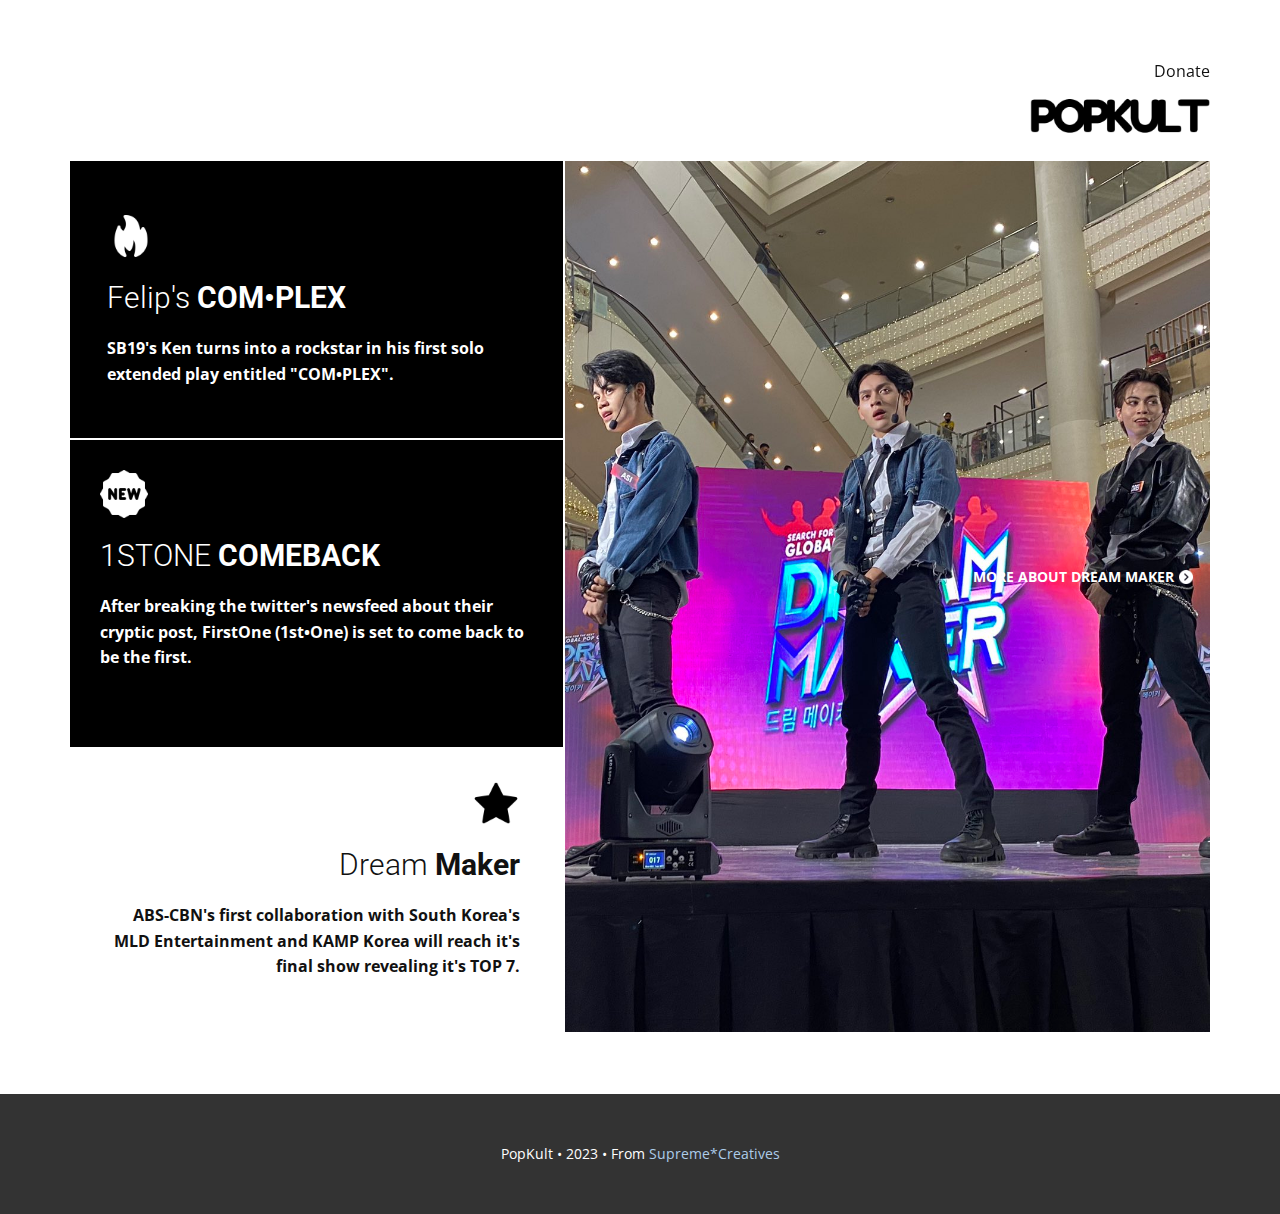
<file: Index3.html>
<!DOCTYPE html>
<html style="font-size: 16px;" lang="en"><head>
    <meta name="viewport" content="width=device-width, initial-scale=1.0">
    <meta charset="utf-8">
    <meta name="keywords" content="Post 6 Headline, Post 5 Headline, Post 4 Headline, Post 3 Headline, Post 2 Headline">
    <meta name="description" content="Ang tambay sa kultura ng Filipino Pop.">
    <title>PopKult</title>
    <link rel="stylesheet" href="nicepage.css" media="screen">
<link rel="stylesheet" href="Index3.css" media="screen">
    <script class="u-script" type="text/javascript" src="jquery.js" defer=""></script>
    <script class="u-script" type="text/javascript" src="nicepage.js" defer=""></script>
    <meta name="generator" content="PopKult • 2023">
    <link id="u-theme-google-font" rel="stylesheet" href="https://fonts.googleapis.com/css?family=Roboto:100,100i,300,300i,400,400i,500,500i,700,700i,900,900i|Open+Sans:300,300i,400,400i,500,500i,600,600i,700,700i,800,800i">
    
    
    <script type="application/ld+json">{
		"@context": "http://schema.org",
		"@type": "Organization",
		"name": "Site1",
		"logo": "images/ANGAS1.png"
}</script>
    <meta name="theme-color" content="#478ac9">
    <meta property="og:title" content="PopKult">
    <meta property="og:description" content="Ang tambay sa kultura ng Filipino Pop.">
    <meta property="og:type" content="website">
  </head>
  <body class="u-body u-xl-mode" data-lang="en"><header class="u-clearfix u-header u-sticky u-sticky-ab4c" id="sec-ffc1"><div class="u-clearfix u-sheet u-sheet-1">
        <nav class="u-menu u-menu-one-level u-offcanvas u-menu-1">
          <div class="menu-collapse" style="font-size: 1rem; letter-spacing: 0px;">
            <a class="u-button-style u-custom-left-right-menu-spacing u-custom-padding-bottom u-custom-top-bottom-menu-spacing u-nav-link u-text-active-palette-1-base u-text-hover-palette-2-base" href="#">
              <svg class="u-svg-link" viewBox="0 0 24 24"><use xmlns:xlink="http://www.w3.org/1999/xlink" xlink:href="#menu-hamburger"></use></svg>
              <svg class="u-svg-content" version="1.1" id="menu-hamburger" viewBox="0 0 16 16" x="0px" y="0px" xmlns:xlink="http://www.w3.org/1999/xlink" xmlns="http://www.w3.org/2000/svg"><g><rect y="1" width="16" height="2"></rect><rect y="7" width="16" height="2"></rect><rect y="13" width="16" height="2"></rect>
</g></svg>
            </a>
          </div>
          <div class="u-custom-menu u-nav-container">
            <ul class="u-nav u-unstyled u-nav-1"><li class="u-nav-item"><a class="u-button-style u-nav-link u-text-active-palette-1-base u-text-hover-palette-2-base" href="Support.html" target="_blank" style="padding: 10px 0px;">Donate</a>
</li></ul>
          </div>
          <div class="u-custom-menu u-nav-container-collapse">
            <div class="u-black u-container-style u-inner-container-layout u-opacity u-opacity-95 u-sidenav">
              <div class="u-inner-container-layout u-sidenav-overflow">
                <div class="u-menu-close"></div>
                <ul class="u-align-center u-nav u-popupmenu-items u-unstyled u-nav-2"><li class="u-nav-item"><a class="u-button-style u-nav-link" href="Support.html" target="_blank">Donate</a>
</li></ul>
              </div>
            </div>
            <div class="u-black u-menu-overlay u-opacity u-opacity-70"></div>
          </div>
        </nav>
        <a href="index.html" class="u-image u-logo u-image-1" data-image-width="500" data-image-height="250" data-animation-name="bounceIn" data-animation-duration="1000" data-animation-direction="">
          <img src="images/ANGAS1.png" class="u-logo-image u-logo-image-1">
        </a>
      </div></header>
    <section class="u-clearfix u-section-1" id="carousel_76d0">
      <div class="u-clearfix u-sheet u-valign-middle-sm u-valign-middle-xs u-sheet-1">
        <div class="u-clearfix u-expanded-width u-gutter-2 u-layout-wrap u-layout-wrap-1">
          <div class="u-layout">
            <div class="u-layout-row">
              <div class="u-size-26-xl u-size-30-lg u-size-30-md u-size-30-sm u-size-30-xs">
                <div class="u-layout-col">
                  <div class="u-align-right u-black u-container-style u-layout-cell u-right-cell u-size-20 u-layout-cell-1" data-href="Index1.html" title="Index1">
                    <div class="u-container-layout u-valign-middle-lg u-valign-middle-xl u-container-layout-1">
                      <div class="u-clearfix u-container-align-left u-group-elements u-group-elements-1"><span class="u-align-left u-file-icon u-icon u-text-white u-icon-1"><img src="images/4210993-4d0ba9a4.png" alt=""></span>
                        <h4 class="u-align-left u-text u-text-1">Felip's&nbsp;<b>COM•PLEX</b>
                        </h4>
                        <p class="u-align-left u-text u-text-2">SB19's Ken turns into a rockstar in his first solo extended play entitled "COM•PLEX".</p>
                      </div>
                    </div>
                  </div>
                  <div class="u-align-left u-black u-container-style u-layout-cell u-right-cell u-size-20 u-layout-cell-2" data-href="Index2.html" title="Index2">
                    <div class="u-container-layout u-container-layout-2">
                      <div class="u-clearfix u-expanded-width-xl u-group-elements u-group-elements-2"><span class="u-file-icon u-icon u-text-white u-icon-2"><img src="images/2048844-0529d58c.png" alt=""></span>
                        <h4 class="u-text u-text-3">1STONE&nbsp;<b>COMEBACK</b>
                        </h4>
                        <p class="u-text u-text-4">After breaking the twitter's newsfeed about their cryptic post,&nbsp;FirstOne (1st•One) is set to come back to be the first. </p>
                      </div>
                    </div>
                  </div>
                  <div class="u-align-right u-container-style u-layout-cell u-right-cell u-size-20 u-white u-layout-cell-3" data-href="#" title="Index3">
                    <div class="u-container-layout u-valign-top u-container-layout-3">
                      <div class="u-clearfix u-container-align-center-sm u-container-align-center-xs u-container-align-right-lg u-container-align-right-md u-container-align-right-xl u-group-elements u-group-elements-3"><span class="u-align-center-sm u-align-center-xs u-align-right-lg u-align-right-md u-align-right-xl u-file-icon u-icon u-text-black u-icon-3"><img src="images/2893811-7294e522.png" alt=""></span>
                        <h4 class="u-align-center-sm u-align-center-xs u-align-right-lg u-align-right-md u-align-right-xl u-text u-text-5">Dream&nbsp;<b>Maker</b>
                        </h4>
                        <p class="u-align-center-sm u-align-center-xs u-align-right-lg u-align-right-md u-align-right-xl u-text u-text-6">ABS-CBN's first collaboration with South Korea's MLD Entertainment and KAMP Korea will reach it's final show revealing it's TOP 7.</p>
                      </div>
                    </div>
                  </div>
                </div>
              </div>
              <div class="u-size-30-lg u-size-30-md u-size-30-sm u-size-30-xs u-size-34-xl">
                <div class="u-layout-col">
                  <div class="u-container-style u-hidden-sm u-hidden-xs u-image u-layout-cell u-left-cell u-size-60 u-image-1" data-image-width="2048" data-image-height="1536" data-href="blog1.html">
                    <div class="u-container-layout u-container-layout-4">
                      <a href="Index3.html" class="u-btn u-button-style u-none u-text-hover-palette-5-base u-text-white u-btn-1">More about Dream Maker<span class="u-file-icon u-icon u-text-white u-icon-4"><img src="images/318476-abde9bc7.png" alt=""></span>
                      </a>
                    </div>
                  </div>
                </div>
              </div>
            </div>
          </div>
        </div>
      </div>
    </section>
    
    <footer class="u-align-center u-clearfix u-footer u-grey-80 u-footer" id="sec-f0c5"><div class="u-clearfix u-sheet u-sheet-1">
        <p class="u-small-text u-text u-text-variant u-text-1">PopKult • 2023 • From <a href="https://holysupreme.github.io/supremo">Supreme*Creatives</a></p>
      </div></footer>

  
</body></html>
</file>
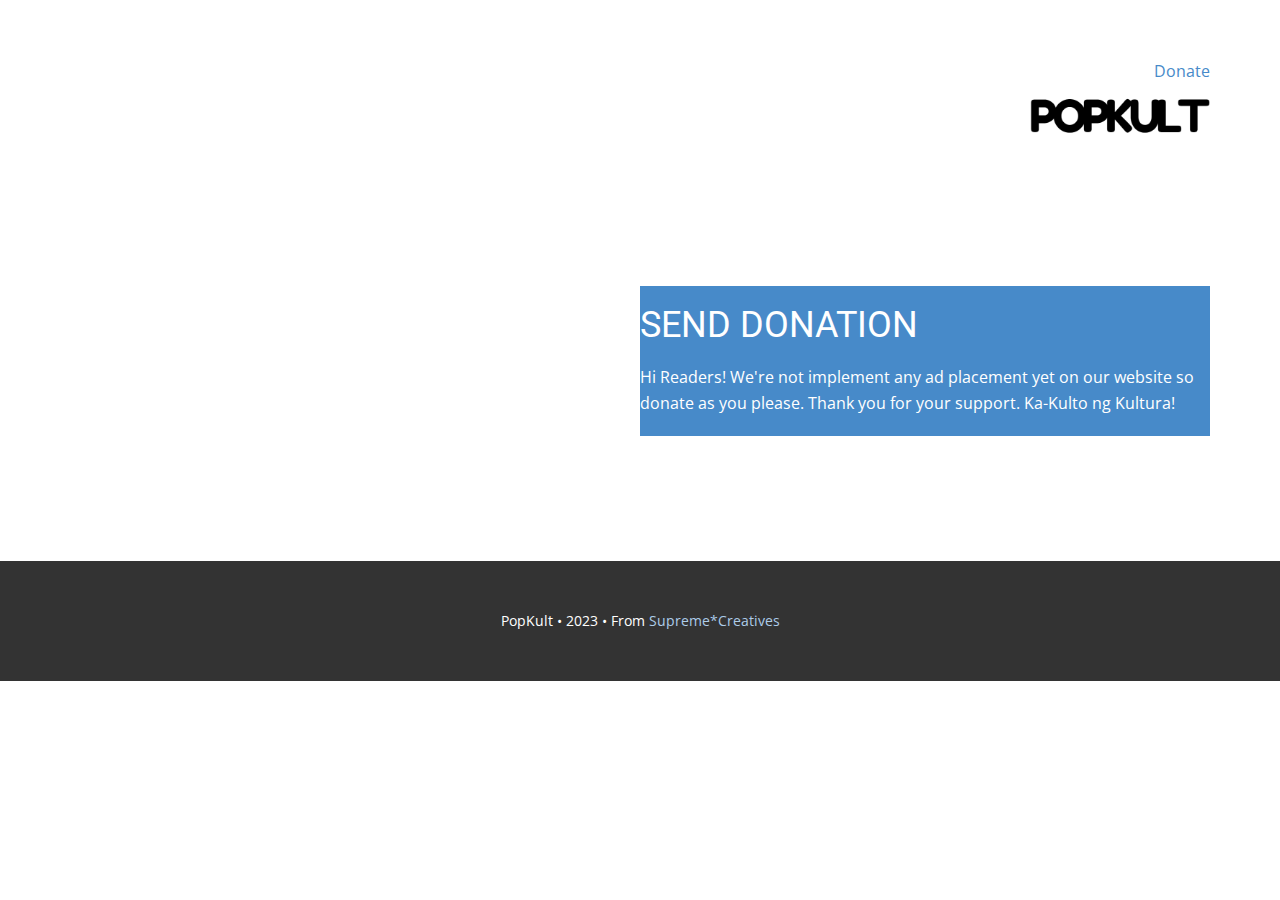
<file: Support.html>
<!DOCTYPE html>
<html style="font-size: 16px;" lang="en"><head>
    <meta name="viewport" content="width=device-width, initial-scale=1.0">
    <meta charset="utf-8">
    <meta name="keywords" content="">
    <meta name="description" content="">
    <title>Support</title>
    <link rel="stylesheet" href="nicepage.css" media="screen">
<link rel="stylesheet" href="Support.css" media="screen">
    <script class="u-script" type="text/javascript" src="jquery.js" defer=""></script>
    <script class="u-script" type="text/javascript" src="nicepage.js" defer=""></script>
    <meta name="generator" content="PopKult • 2023">
    <link id="u-theme-google-font" rel="stylesheet" href="https://fonts.googleapis.com/css?family=Roboto:100,100i,300,300i,400,400i,500,500i,700,700i,900,900i|Open+Sans:300,300i,400,400i,500,500i,600,600i,700,700i,800,800i">
    
    
    <script type="application/ld+json">{
		"@context": "http://schema.org",
		"@type": "Organization",
		"name": "Site1",
		"logo": "images/ANGAS1.png"
}</script>
    <meta name="theme-color" content="#478ac9">
    <meta property="og:title" content="Support">
    <meta property="og:description" content="">
    <meta property="og:type" content="website">
  </head>
  <body class="u-body u-xl-mode" data-lang="en"><header class="u-clearfix u-header u-sticky u-sticky-ab4c" id="sec-ffc1"><div class="u-clearfix u-sheet u-sheet-1">
        <nav class="u-menu u-menu-one-level u-offcanvas u-menu-1">
          <div class="menu-collapse" style="font-size: 1rem; letter-spacing: 0px;">
            <a class="u-button-style u-custom-left-right-menu-spacing u-custom-padding-bottom u-custom-top-bottom-menu-spacing u-nav-link u-text-active-palette-1-base u-text-hover-palette-2-base" href="#">
              <svg class="u-svg-link" viewBox="0 0 24 24"><use xmlns:xlink="http://www.w3.org/1999/xlink" xlink:href="#menu-hamburger"></use></svg>
              <svg class="u-svg-content" version="1.1" id="menu-hamburger" viewBox="0 0 16 16" x="0px" y="0px" xmlns:xlink="http://www.w3.org/1999/xlink" xmlns="http://www.w3.org/2000/svg"><g><rect y="1" width="16" height="2"></rect><rect y="7" width="16" height="2"></rect><rect y="13" width="16" height="2"></rect>
</g></svg>
            </a>
          </div>
          <div class="u-custom-menu u-nav-container">
            <ul class="u-nav u-unstyled u-nav-1"><li class="u-nav-item"><a class="u-button-style u-nav-link u-text-active-palette-1-base u-text-hover-palette-2-base" href="Support.html" target="_blank" style="padding: 10px 0px;">Donate</a>
</li></ul>
          </div>
          <div class="u-custom-menu u-nav-container-collapse">
            <div class="u-black u-container-style u-inner-container-layout u-opacity u-opacity-95 u-sidenav">
              <div class="u-inner-container-layout u-sidenav-overflow">
                <div class="u-menu-close"></div>
                <ul class="u-align-center u-nav u-popupmenu-items u-unstyled u-nav-2"><li class="u-nav-item"><a class="u-button-style u-nav-link" href="Support.html" target="_blank">Donate</a>
</li></ul>
              </div>
            </div>
            <div class="u-black u-menu-overlay u-opacity u-opacity-70"></div>
          </div>
        </nav>
        <a href="index.html" class="u-image u-logo u-image-1" data-image-width="500" data-image-height="250" data-animation-name="bounceIn" data-animation-duration="1000" data-animation-direction="">
          <img src="images/ANGAS1.png" class="u-logo-image u-logo-image-1">
        </a>
      </div></header>
    <section class="u-align-center u-clearfix u-section-1" id="sec-4479">
      <div class="u-clearfix u-sheet u-valign-middle u-sheet-1">
        <div class="u-clearfix u-expanded-width u-gutter-0 u-layout-wrap u-layout-wrap-1">
          <div class="u-layout" style="">
            <div class="u-layout-row" style="">
              <div class="u-align-left u-container-style u-image u-layout-cell u-left-cell u-size-30 u-size-xs-60 u-image-1" src="" data-image-width="1242" data-image-height="2016">
                <div class="u-container-layout u-valign-middle u-container-layout-1" src=""></div>
              </div>
              <div class="u-align-left u-container-style u-layout-cell u-palette-1-base u-right-cell u-size-30 u-size-xs-60 u-layout-cell-2">
                <div class="u-container-layout u-container-layout-2">
                  <h2 class="u-text u-text-default u-text-1">SEND DONATION</h2>
                  <p class="u-text u-text-2">Hi Readers! We're not implement any ad placement yet on our website so donate as you please. Thank you for your support. Ka-Kulto ng Kultura!</p>
                </div>
              </div>
            </div>
          </div>
        </div>
      </div>
    </section>
    
    <footer class="u-align-center u-clearfix u-footer u-grey-80 u-footer" id="sec-f0c5"><div class="u-clearfix u-sheet u-sheet-1">
        <p class="u-small-text u-text u-text-variant u-text-1">PopKult • 2023 • From <a href="https://holysupreme.github.io/supremo">Supreme*Creatives</a></p>
      </div></footer>

    
  
</body></html>
</file>
